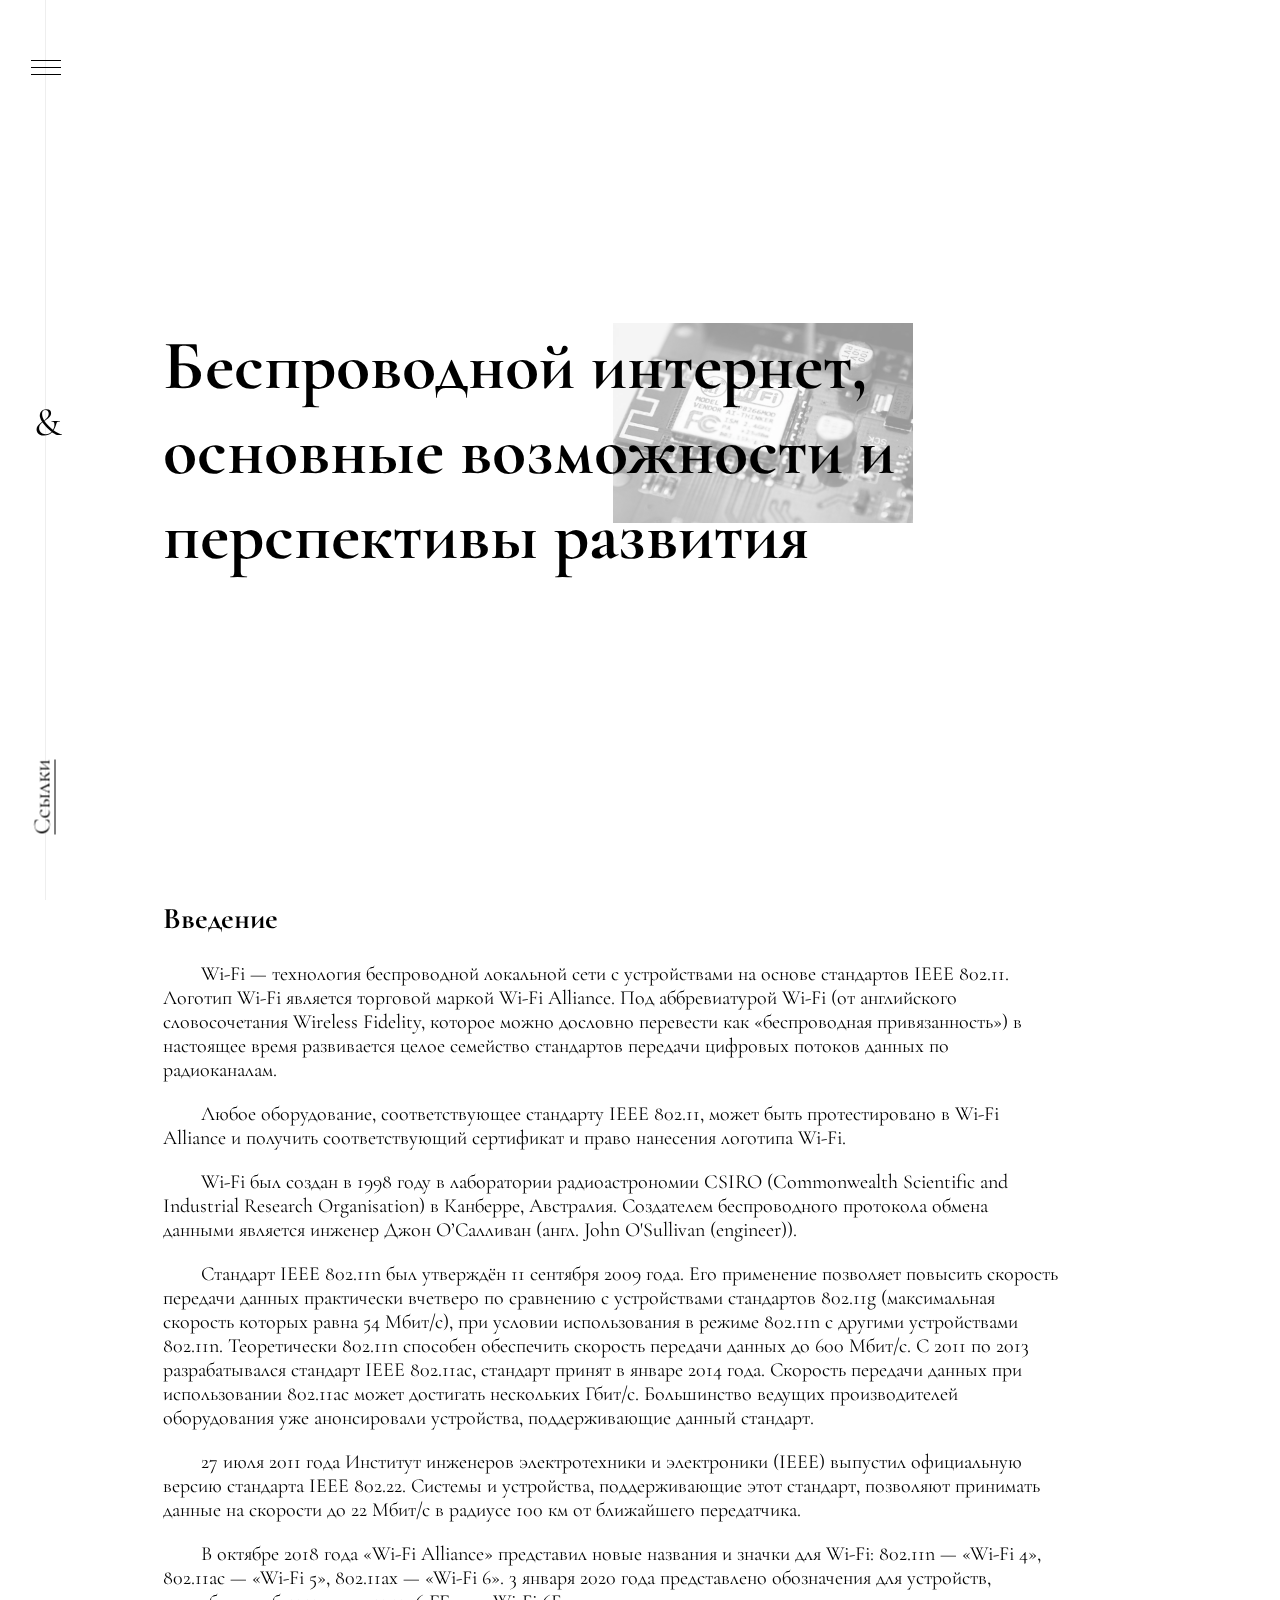
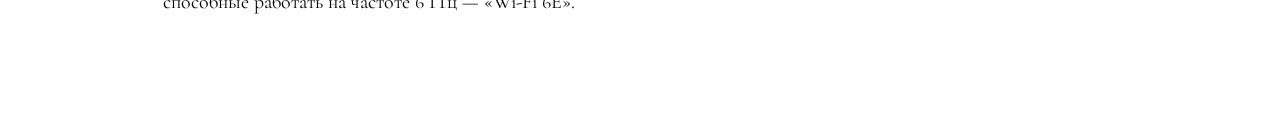
<file: index.html>
<!DOCTYPE html>
<html lang="ru">
<head>
    <meta charset="UTF-8">
    <title>Главная</title>
    <link href="https://fonts.googleapis.com/css?family=Cormorant+Garamond:400,700&display=swap&subset=cyrillic"
          rel="stylesheet">
    <link href="css/style.css" rel="stylesheet">
</head>
<body>
<header class="header">
    <nav class="header__navigation">
        <ul class="header__list">
            <li>
                <a href="index.html" class="header__navigation-link">
                    Главная
                </a>
            </li>
            <li>
                <a href="theory.html" class="header__navigation-link">
                    Теория
                </a>
            </li>
            <li>
                <a href="poll.html" class="header__navigation-link">
                    Опрос
                </a>
            </li>
            <li>
                <a href="map.html" class="header__navigation-link">
                    Карта
                </a>
            </li>
        </ul>
    </nav>
    <div class="header__burger">
        <span class="header__burger-stick header__burger-stick--1"></span>
        <span class="header__burger-stick header__burger-stick--2"></span>
        <span class="header__burger-stick header__burger-stick--3"></span>
    </div>
    <a href="compare.html" class="header__middle-link">&</a>
    <a href="links.html" class="header__bottom-link">Ссылки</a>
</header>
<main class="main">
    <section class="beginning container">
        <h1 class="beginning__title">
            Беспроводной интернет, основные возможности и перспективы развития
        </h1>
    </section>
    <section class="description container">
        <h2 class="description__title">
            Введение
        </h2>
        <p class="description__text">
            Wi-Fi — технология беспроводной локальной сети с устройствами на основе стандартов IEEE 802.11. Логотип
            Wi-Fi является торговой маркой Wi-Fi Alliance. Под аббревиатурой Wi-Fi (от английского словосочетания
            Wireless Fidelity, которое можно дословно перевести как «беспроводная привязанность») в настоящее время
            развивается целое семейство стандартов передачи цифровых потоков данных по радиоканалам.
        </p>
        <p class="description__text">
            Любое оборудование, соответствующее стандарту IEEE 802.11, может быть протестировано в Wi-Fi Alliance и
            получить соответствующий сертификат и право нанесения логотипа Wi-Fi.
        </p>
        <p class="description__text">
            Wi-Fi был создан в 1998 году в лаборатории радиоастрономии CSIRO (Commonwealth Scientific and Industrial
            Research Organisation) в Канберре, Австралия. Создателем беспроводного протокола обмена данными является
            инженер Джон О’Салливан (англ. John O'Sullivan (engineer)).
        </p>
        <p class="description__text">
            Стандарт IEEE 802.11n был утверждён 11 сентября 2009 года. Его применение позволяет повысить скорость
            передачи данных практически вчетверо по сравнению с устройствами стандартов 802.11g (максимальная скорость
            которых равна 54 Мбит/с), при условии использования в режиме 802.11n с другими устройствами 802.11n.
            Теоретически 802.11n способен обеспечить скорость передачи данных до 600 Мбит/с. С 2011 по 2013
            разрабатывался стандарт IEEE 802.11ac, стандарт принят в январе 2014 года. Скорость передачи данных
            при использовании 802.11ac может достигать нескольких Гбит/с. Большинство ведущих производителей
            оборудования уже анонсировали устройства, поддерживающие данный стандарт.
        </p>
        <p class="description__text">
            27 июля 2011 года Институт инженеров электротехники и электроники (IEEE) выпустил официальную версию
            стандарта IEEE 802.22. Системы и устройства, поддерживающие этот стандарт, позволяют принимать данные на
            скорости до 22 Мбит/с в радиусе 100 км от ближайшего передатчика.
        </p>
        <p class="description__text">
            В октябре 2018 года «Wi-Fi Alliance» представил новые названия и значки для Wi-Fi: 802.11n — «Wi-Fi 4»,
            802.11ac — «Wi-Fi 5», 802.11ax — «Wi-Fi 6». 3 января 2020 года представлено обозначения для устройств,
            способные работать на частоте 6 ГГц — «Wi-Fi 6E».
        </p>
    </section>
</main>
<script src="js/menu.js"></script>
</body>
</html>
</file>
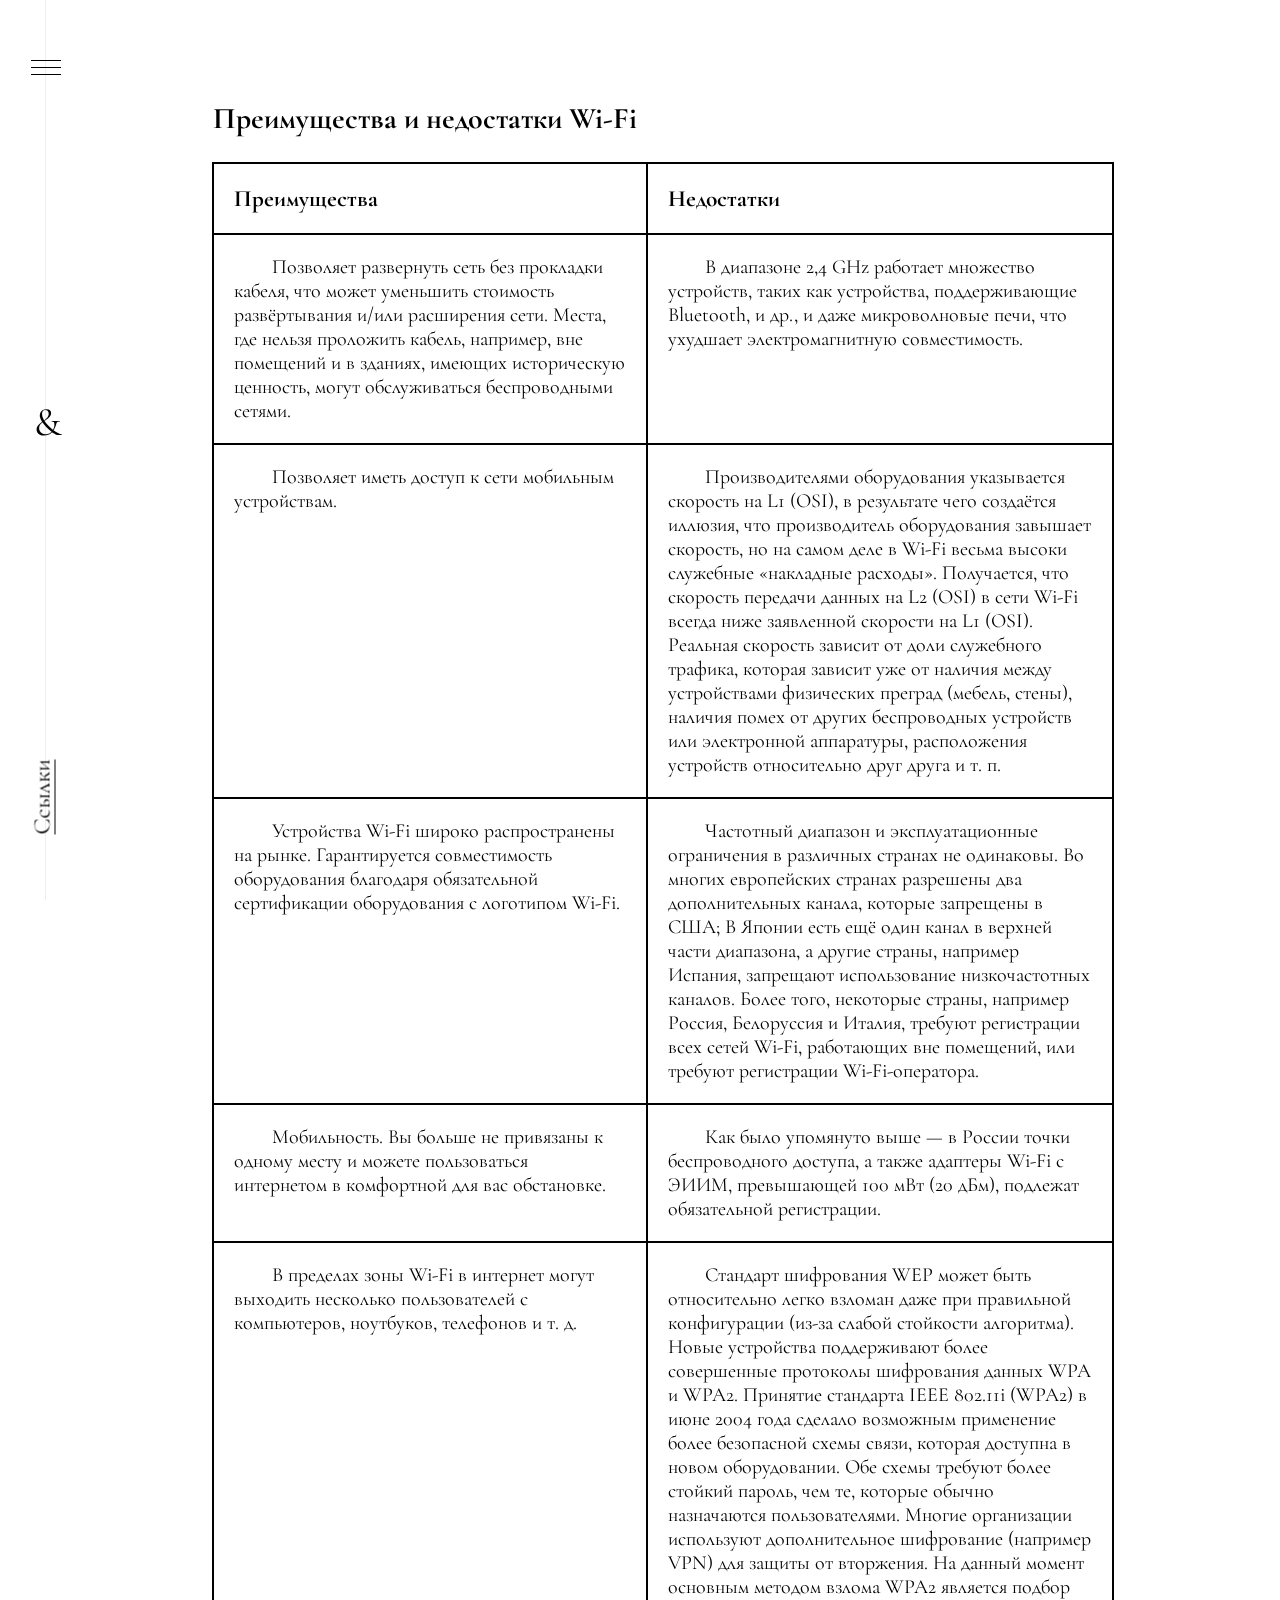
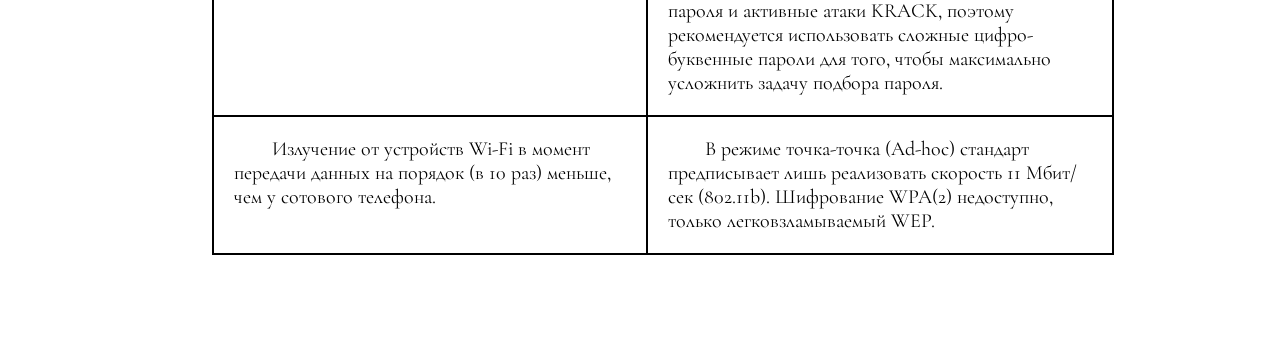
<file: compare.html>
<!DOCTYPE html>
<html lang="ru">
<head>
    <meta charset="UTF-8">
    <title>Главная</title>
    <link href="https://fonts.googleapis.com/css?family=Cormorant+Garamond:400,700&display=swap&subset=cyrillic"
          rel="stylesheet">
    <link href="css/style.css" rel="stylesheet">
</head>
<body>
<header class="header">
    <nav class="header__navigation">
        <ul class="header__list">
            <li>
                <a href="index.html" class="header__navigation-link">
                    Главная
                </a>
            </li>
            <li>
                <a href="theory.html" class="header__navigation-link">
                    Теория
                </a>
            </li>
            <li>
                <a href="poll.html" class="header__navigation-link">
                    Опрос
                </a>
            </li>
            <li>
                <a href="map.html" class="header__navigation-link">
                    Карта
                </a>
            </li>
        </ul>
    </nav>
    <div class="header__burger">
        <span class="header__burger-stick header__burger-stick--1"></span>
        <span class="header__burger-stick header__burger-stick--2"></span>
        <span class="header__burger-stick header__burger-stick--3"></span>
    </div>
    <a href="compare.html" class="header__middle-link">&</a>
    <a href="links.html" class="header__bottom-link">Ссылки</a>
</header>
<main class="main">
    <section class="theory">
        <h2 class="compare__title">
            Преимущества и недостатки Wi-Fi
        </h2>
    </section>

    <section class="compare container">
        <h3 class="compare__cell">
            Преимущества
        </h3>
        <p class="compare__cell">
            Позволяет развернуть сеть без прокладки кабеля, что может уменьшить стоимость развёртывания и/или расширения
            сети. Места, где нельзя проложить кабель, например, вне помещений и в зданиях, имеющих историческую
            ценность, могут обслуживаться беспроводными сетями.
        </p>
        <p class="compare__cell">
            Позволяет иметь доступ к сети мобильным устройствам.
        </p>
        <p class="compare__cell">
            Устройства Wi-Fi широко распространены на рынке. Гарантируется совместимость оборудования благодаря
            обязательной сертификации оборудования с логотипом Wi-Fi.
        </p>
        <p class="compare__cell">
            Мобильность. Вы больше не привязаны к одному месту и можете пользоваться интернетом в комфортной для вас
            обстановке.
        </p>
        <p class="compare__cell">
            В пределах зоны Wi-Fi в интернет могут выходить несколько пользователей с компьютеров, ноутбуков, телефонов
            и т. д.
        </p>
        <p class="compare__cell">
            Излучение от устройств Wi-Fi в момент передачи данных на порядок (в 10 раз) меньше, чем у сотового телефона.
        </p>
        <h3 class="compare__cell">
            Недостатки
        </h3>
        <p class="compare__cell">
            В диапазоне 2,4 GHz работает множество устройств, таких как устройства, поддерживающие Bluetooth, и др., и
            даже микроволновые печи, что ухудшает электромагнитную совместимость.
        </p>
        <p class="compare__cell">
            Производителями оборудования указывается скорость на L1 (OSI), в результате чего создаётся иллюзия, что
            производитель оборудования завышает скорость, но на самом деле в Wi-Fi весьма высоки служебные «накладные
            расходы». Получается, что скорость передачи данных на L2 (OSI) в сети Wi-Fi всегда ниже заявленной скорости
            на L1 (OSI). Реальная скорость зависит от доли служебного трафика, которая зависит уже от наличия между
            устройствами физических преград (мебель, стены), наличия помех от других беспроводных устройств или
            электронной аппаратуры, расположения устройств относительно друг друга и т. п.
        </p>
        <p class="compare__cell">
            Частотный диапазон и эксплуатационные ограничения в различных странах не одинаковы. Во многих европейских
            странах разрешены два дополнительных канала, которые запрещены в США; В Японии есть ещё один канал в верхней
            части диапазона, а другие страны, например Испания, запрещают использование низкочастотных каналов. Более
            того, некоторые страны, например Россия, Белоруссия и Италия, требуют регистрации всех сетей Wi-Fi,
            работающих вне помещений, или требуют регистрации Wi-Fi-оператора.
        </p>
        <p class="compare__cell">
            Как было упомянуто выше — в России точки беспроводного доступа, а также адаптеры Wi-Fi с ЭИИМ, превышающей
            100 мВт (20 дБм), подлежат обязательной регистрации.
        </p>
        <p class="compare__cell">
            Стандарт шифрования WEP может быть относительно легко взломан даже при правильной конфигурации (из-за слабой
            стойкости алгоритма). Новые устройства поддерживают более совершенные протоколы шифрования данных WPA и
            WPA2. Принятие стандарта IEEE 802.11i (WPA2) в июне 2004 года сделало возможным применение более безопасной
            схемы связи, которая доступна в новом оборудовании. Обе схемы требуют более стойкий пароль, чем те, которые
            обычно назначаются пользователями. Многие организации используют дополнительное шифрование (например VPN)
            для защиты от вторжения. На данный момент основным методом взлома WPA2 является подбор пароля и активные
            атаки KRACK, поэтому рекомендуется использовать сложные цифро-буквенные пароли для того, чтобы максимально
            усложнить задачу подбора пароля.
        </p>
        <p class="compare__cell">
            В режиме точка-точка (Ad-hoc) стандарт предписывает лишь реализовать скорость 11 Мбит/сек (802.11b).
            Шифрование WPA(2) недоступно, только легковзламываемый WEP.
        </p>
    </section>
</main>
<script src="js/menu.js"></script>
</body>
</html>
</file>
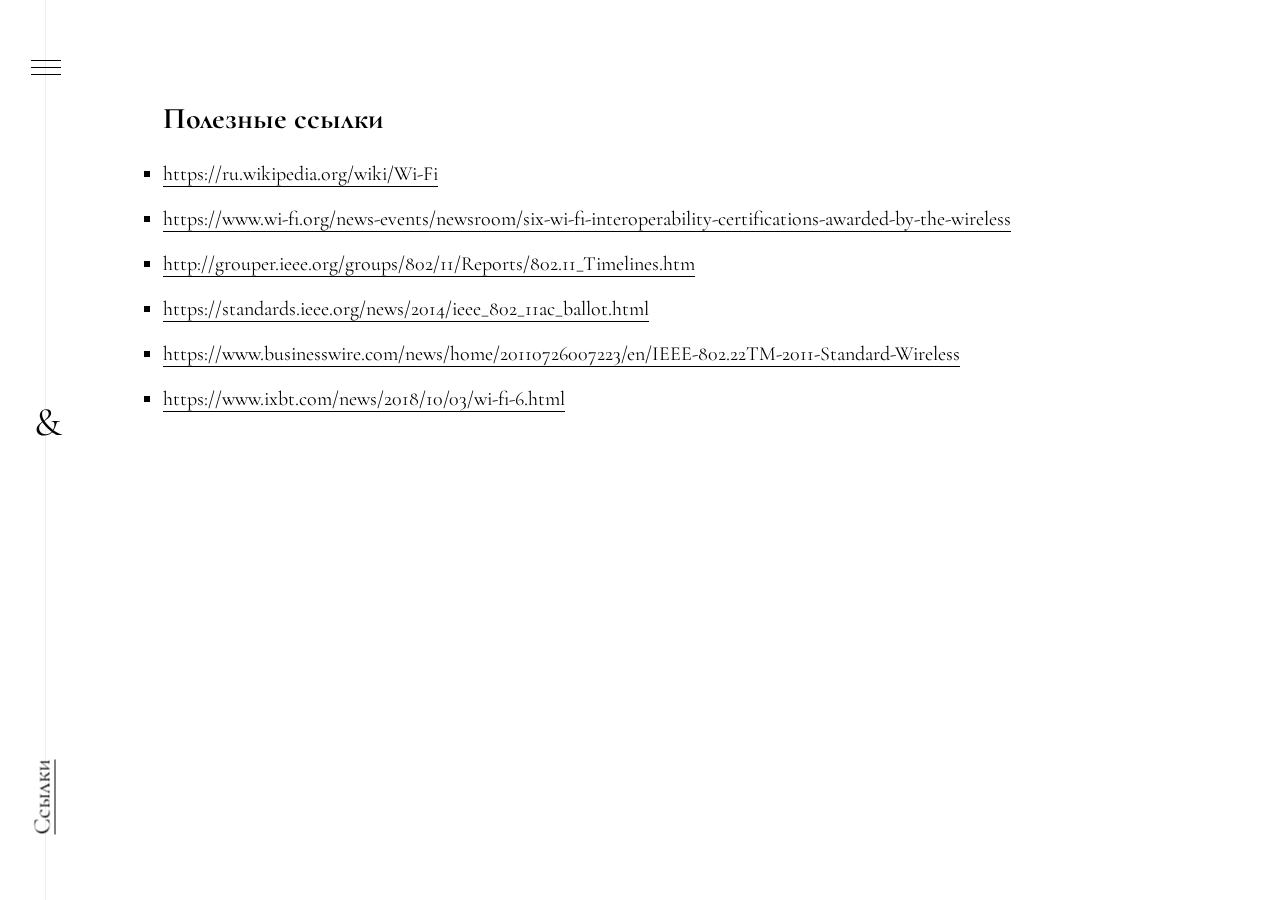
<file: links.html>
<!DOCTYPE html>
<html lang="ru">
<head>
    <meta charset="UTF-8">
    <title>Главная</title>
    <link href="https://fonts.googleapis.com/css?family=Cormorant+Garamond:400,700&display=swap&subset=cyrillic"
          rel="stylesheet">
    <link href="css/style.css" rel="stylesheet">
</head>
<body>
<header class="header">
    <nav class="header__navigation">
        <ul class="header__list">
            <li>
                <a href="index.html" class="header__navigation-link">
                    Главная
                </a>
            </li>
            <li>
                <a href="theory.html" class="header__navigation-link">
                    Теория
                </a>
            </li>
            <li>
                <a href="poll.html" class="header__navigation-link">
                    Опрос
                </a>
            </li>
            <li>
                <a href="map.html" class="header__navigation-link">
                    Карта
                </a>
            </li>
        </ul>
    </nav>
    <div class="header__burger">
        <span class="header__burger-stick header__burger-stick--1"></span>
        <span class="header__burger-stick header__burger-stick--2"></span>
        <span class="header__burger-stick header__burger-stick--3"></span>
    </div>
    <a href="compare.html" class="header__middle-link">&</a>
    <a href="links.html" class="header__bottom-link">Ссылки</a>
</header>
<main class="main">
    <section class="links theory container">
        <h2 class="links__title">
            Полезные ссылки
        </h2>
        <ul class="links__list">
            <li>
                <a href="#" class="links__link">
                    https://ru.wikipedia.org/wiki/Wi-Fi
                </a>
            </li>
            <li>
                <a href="#" class="links__link">
                    https://www.wi-fi.org/news-events/newsroom/six-wi-fi-interoperability-certifications-awarded-by-the-wireless
                </a>
            </li>
            <li>
                <a href="#" class="links__link">
                    http://grouper.ieee.org/groups/802/11/Reports/802.11_Timelines.htm
                </a>
            </li>
            <li>
                <a href="#" class="links__link">
                    https://standards.ieee.org/news/2014/ieee_802_11ac_ballot.html
                </a>
            </li>
            <li>
                <a href="#" class="links__link">
                    https://www.businesswire.com/news/home/20110726007223/en/IEEE-802.22TM-2011-Standard-Wireless
                </a>
            </li>
            <li>
                <a href="#" class="links__link">
                    https://www.ixbt.com/news/2018/10/03/wi-fi-6.html
                </a>
            </li>
        </ul>
    </section>
</main>
<script src="js/menu.js"></script>
</body>
</html>
</file>
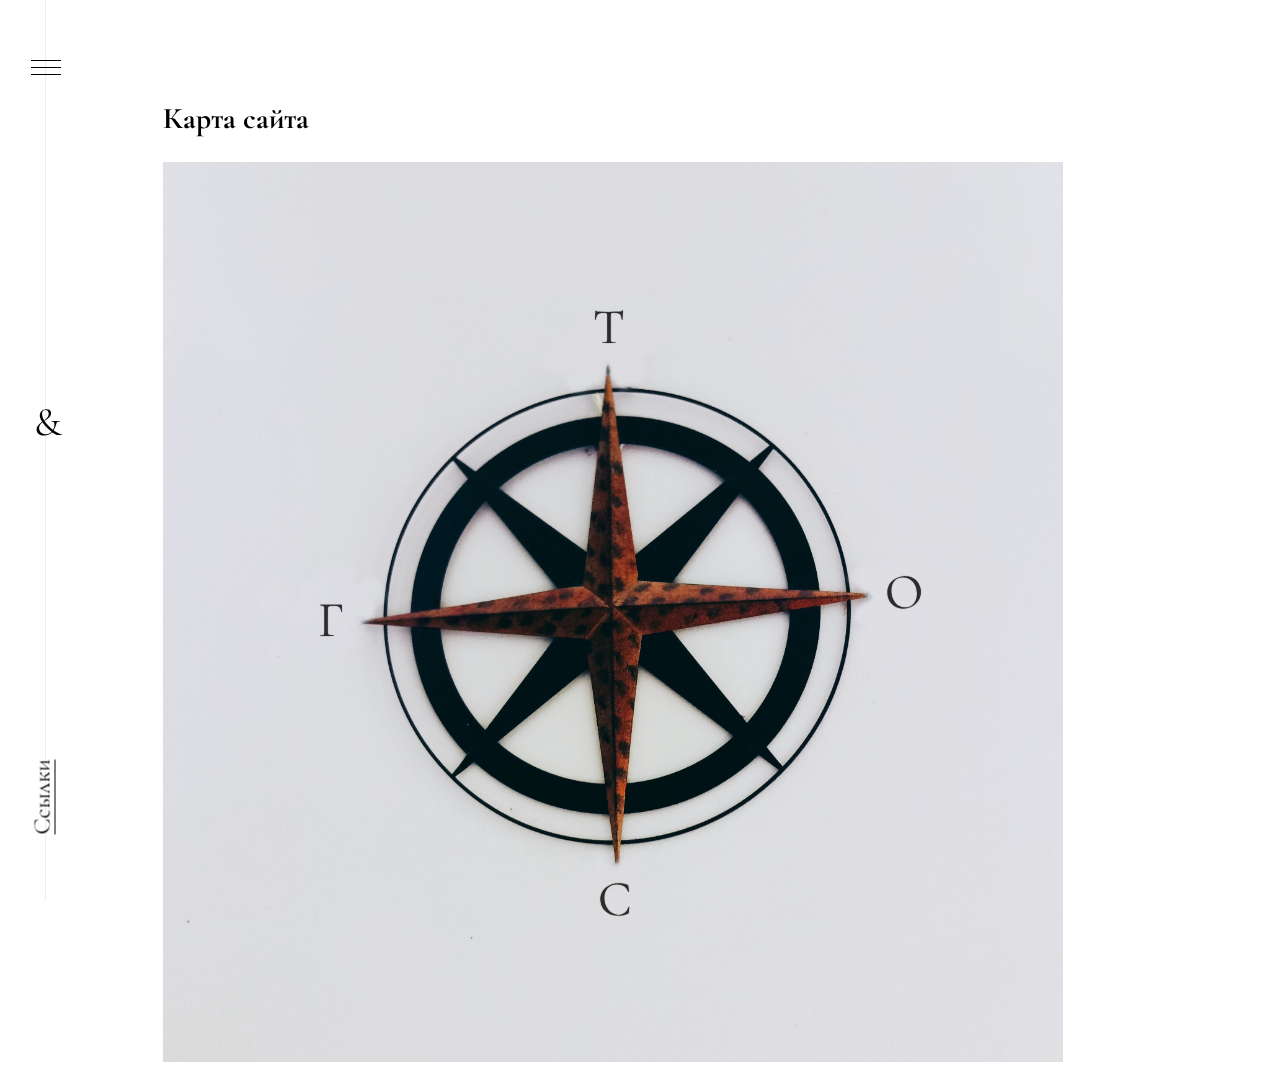
<file: map.html>
<!DOCTYPE html>
<html lang="ru">
<head>
    <meta charset="UTF-8">
    <title>Главная</title>
    <link href="https://fonts.googleapis.com/css?family=Cormorant+Garamond:400,700&display=swap&subset=cyrillic"
          rel="stylesheet">
    <link href="css/style.css" rel="stylesheet">
</head>
<body>
<header class="header">
    <nav class="header__navigation">
        <ul class="header__list">
            <li>
                <a href="index.html" class="header__navigation-link">
                    Главная
                </a>
            </li>
            <li>
                <a href="theory.html" class="header__navigation-link">
                    Теория
                </a>
            </li>
            <li>
                <a href="poll.html" class="header__navigation-link">
                    Опрос
                </a>
            </li>
            <li>
                <a href="map.html" class="header__navigation-link">
                    Карта
                </a>
            </li>
        </ul>
    </nav>
    <div class="header__burger">
        <span class="header__burger-stick header__burger-stick--1"></span>
        <span class="header__burger-stick header__burger-stick--2"></span>
        <span class="header__burger-stick header__burger-stick--3"></span>
    </div>
    <a href="compare.html" class="header__middle-link">&</a>
    <a href="links.html" class="header__bottom-link">Ссылки</a>
</header>
<main class="main">
<section class="container map">
    <h2 class="map__title theory">
        Карта сайта
    </h2>
    <div class="map__map">
        <img src="img/honey-yanibel-minaya-cruz-6gSyEKq4Pvg-unsplash.jpg" class="map__image" alt="">
        <a class="map__link map__link--main" href="index.html">Г</a>
        <a class="map__link map__link--theory" href="theory.html">Т</a>
        <a class="map__link map__link--poll" href="poll.html">О</a>
        <a class="map__link map__link--compare" href="compare.html">С</a>
    </div>
</section>
</main>
<script src="js/menu.js"></script>
</body>
</html>
</file>
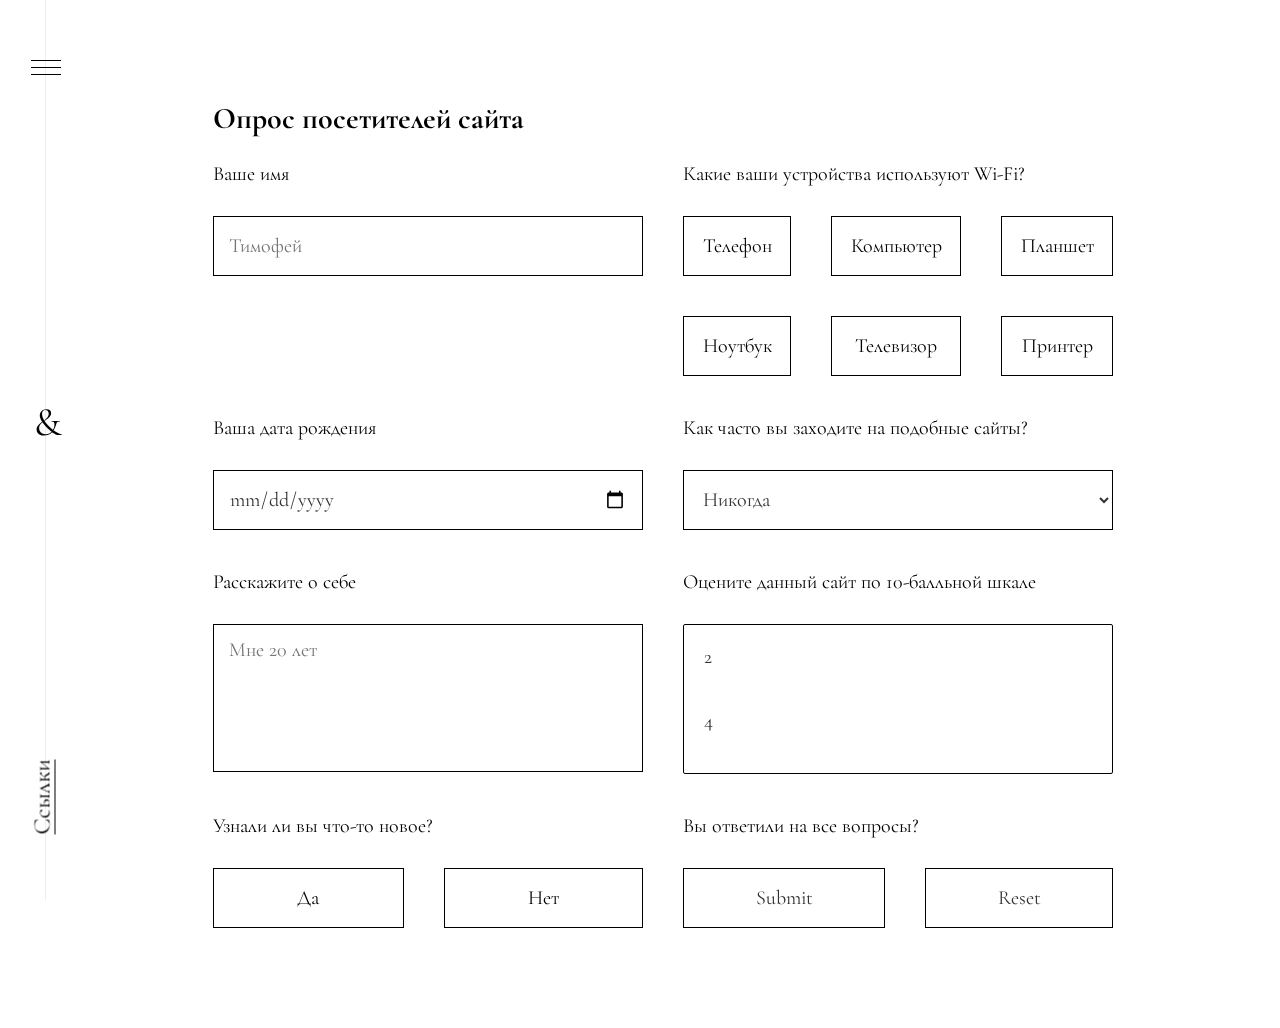
<file: poll.html>
<!DOCTYPE html>
<html lang="ru">
<head>
    <meta charset="UTF-8">
    <title>Главная</title>
    <link href="https://fonts.googleapis.com/css?family=Cormorant+Garamond:400,700&display=swap&subset=cyrillic"
          rel="stylesheet">
    <link href="css/style.css" rel="stylesheet">
</head>
<body>
<header class="header">
    <nav class="header__navigation">
        <ul class="header__list">
            <li>
                <a href="index.html" class="header__navigation-link">
                    Главная
                </a>
            </li>
            <li>
                <a href="theory.html" class="header__navigation-link">
                    Теория
                </a>
            </li>
            <li>
                <a href="poll.html" class="header__navigation-link">
                    Опрос
                </a>
            </li>
            <li>
                <a href="map.html" class="header__navigation-link">
                    Карта
                </a>
            </li>
        </ul>
    </nav>
    <div class="header__burger">
        <span class="header__burger-stick header__burger-stick--1"></span>
        <span class="header__burger-stick header__burger-stick--2"></span>
        <span class="header__burger-stick header__burger-stick--3"></span>
    </div>
    <a href="compare.html" class="header__middle-link">&</a>
    <a href="links.html" class="header__bottom-link">Ссылки</a>
</header>
<main class="main">
    <section class="poll container">
        <h2 class="poll__title">
            Опрос посетителей сайта
        </h2>
        <form class="poll__form">
            <div class="poll__pattern">
                <label for="name">Ваше имя</label>
                <input type="text" id="name" placeholder="Тимофей">
            </div>
            <div class="poll__pattern">
                <label for="dateOfBirth">Ваша дата рождения</label>
                <input type="date" id="dateOfBirth">
            </div>
            <div class="poll__pattern">
                <label for="aboutMe">Расскажите о себе</label>
                <textarea rows="5" id="aboutMe" placeholder="Мне 20 лет"></textarea>
            </div>
            <div class="poll__pattern">
                <label>Узнали ли вы что-то новое?</label>
                <div class="poll__wrapper">
                    <div class="poll__radio">
                        <input type="radio" id="yes" name="radio">
                        <label for="yes">Да</label>
                    </div>
                    <div class="poll__radio">
                        <input type="radio" id="no" name="radio">
                        <label for="no">Нет</label>
                    </div>
                </div>
            </div>
            <div class="poll__pattern">
                <label>Какие ваши устройства используют Wi-Fi?</label>
                <div class="poll__wrapper poll__wrapper--checkboxes">
                    <div class="poll__checkboxes">
                        <input type="checkbox" id="Python" name="checkbox">
                        <label for="Python">Телефон</label>
                    </div>
                    <div class="poll__checkboxes">
                        <input type="checkbox" id="Pascal" name="checkbox">
                        <label for="Pascal">Ноутбук</label>
                    </div>
                    <div class="poll__checkboxes">
                        <input type="checkbox" id="JavaScript" name="checkbox">
                        <label for="JavaScript">Компьютер</label>
                    </div>
                    <div class="poll__checkboxes">
                        <input type="checkbox" id="Java" name="checkbox">
                        <label for="Java">Телевизор</label>
                    </div>
                    <div class="poll__checkboxes">
                        <input type="checkbox" id="Ruby" name="checkbox">
                        <label for="Ruby">Планшет</label>
                    </div>
                    <div class="poll__checkboxes">
                        <input type="checkbox" id="C++" name="checkbox">
                        <label for="C++">Принтер</label>
                    </div>
                </div>
            </div>
            <div class="poll__pattern">
                <label for="frequency">Как часто вы заходите на подобные сайты?</label>
                <select class="poll__select" id="frequency">
                    <option>Никогда</option>
                    <option>Редко</option>
                    <option>Иногда</option>
                    <option>Часто</option>
                    <option>Постоянно</option>
                </select>
            </div>
            <div class="poll__pattern">
                <label for="rating">Оцените данный сайт по 10-балльной шкале</label>
                <select class="poll__select poll__select--multiply" id="rating" multiple="">
                    <option>2</option>
                    <option>4</option>
                </select>
            </div>
            <div class="poll__pattern">
                <label>Вы ответили на все вопросы?</label>
                <div class="poll__wrapper">
                    <input type="submit">
                    <input type="reset">
                </div>
            </div>
        </form>
    </section>
</main>
<script src="js/menu.js"></script>
</body>
</html>
</file>
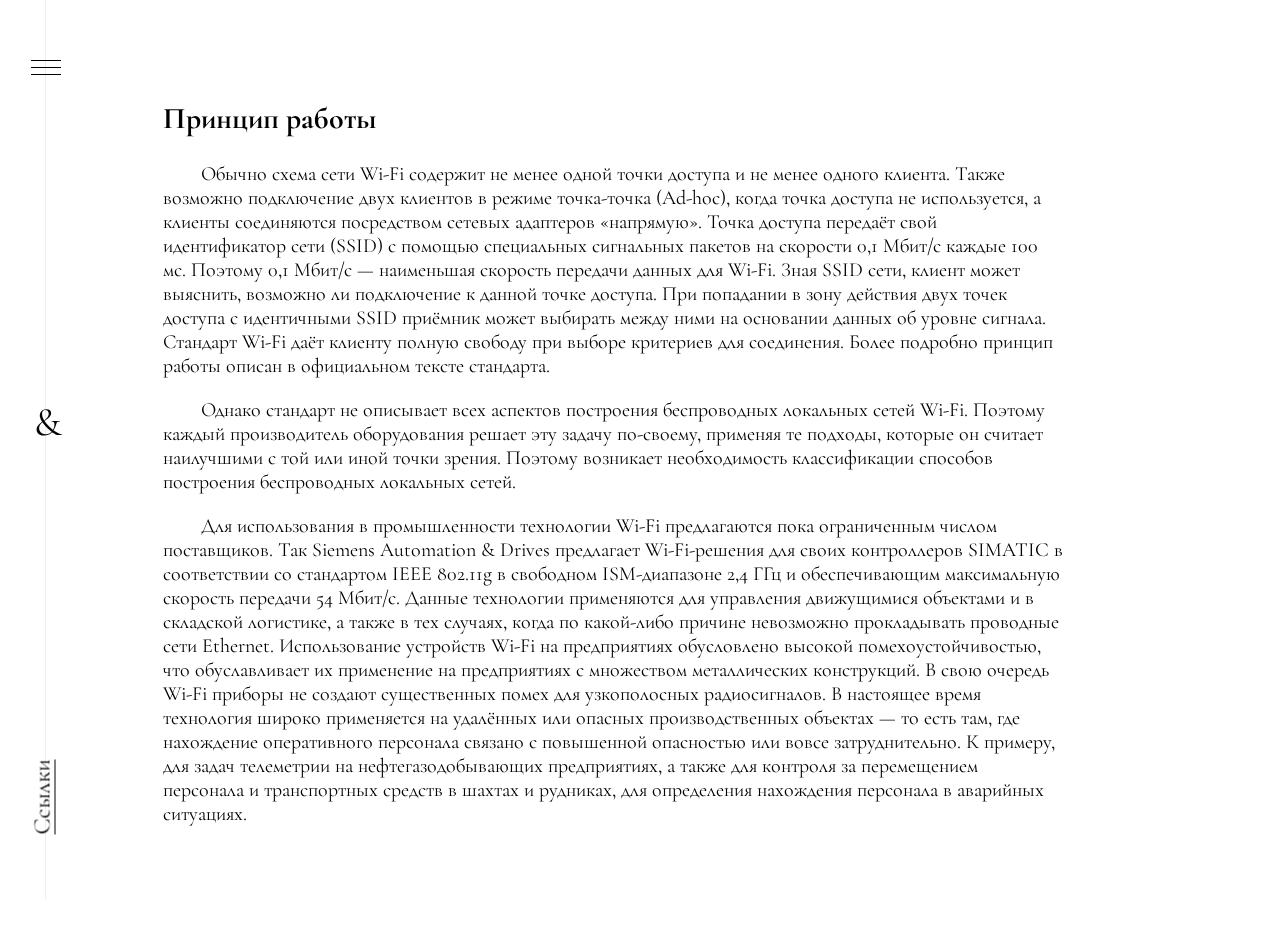
<file: theory.html>
<!DOCTYPE html>
<html lang="ru">
<head>
    <meta charset="UTF-8">
    <title>Главная</title>
    <link href="https://fonts.googleapis.com/css?family=Cormorant+Garamond:400,700&display=swap&subset=cyrillic"
          rel="stylesheet">
    <link href="css/style.css" rel="stylesheet">
</head>
<body>
<header class="header">
    <nav class="header__navigation">
        <ul class="header__list">
            <li>
                <a href="index.html" class="header__navigation-link">
                    Главная
                </a>
            </li>
            <li>
                <a href="theory.html" class="header__navigation-link">
                    Теория
                </a>
            </li>
            <li>
                <a href="poll.html" class="header__navigation-link">
                    Опрос
                </a>
            </li>
            <li>
                <a href="map.html" class="header__navigation-link">
                    Карта
                </a>
            </li>
        </ul>
    </nav>
    <div class="header__burger">
        <span class="header__burger-stick header__burger-stick--1"></span>
        <span class="header__burger-stick header__burger-stick--2"></span>
        <span class="header__burger-stick header__burger-stick--3"></span>
    </div>
    <a href="compare.html" class="header__middle-link">&</a>
    <a href="links.html" class="header__bottom-link">Ссылки</a>
</header>
<main class="main">
    <section class="description theory container">
        <h2 class="description__title">
            Принцип работы
        </h2>
        <p class="description__text">
            Обычно схема сети Wi-Fi содержит не менее одной точки доступа и не менее одного клиента. Также возможно
            подключение двух клиентов в режиме точка-точка (Ad-hoc), когда точка доступа не используется, а клиенты
            соединяются посредством сетевых адаптеров «напрямую». Точка доступа передаёт свой идентификатор сети (SSID)
            с помощью специальных сигнальных пакетов на скорости 0,1 Мбит/с каждые 100 мс. Поэтому 0,1 Мбит/с —
            наименьшая скорость передачи данных для Wi-Fi. Зная SSID сети, клиент может выяснить, возможно ли
            подключение к данной точке доступа. При попадании в зону действия двух точек доступа с идентичными SSID
            приёмник может выбирать между ними на основании данных об уровне сигнала. Стандарт Wi-Fi даёт клиенту полную
            свободу при выборе критериев для соединения. Более подробно принцип работы описан в официальном тексте
            стандарта.
        </p>
        <p class="description__text">
            Однако стандарт не описывает всех аспектов построения беспроводных локальных сетей Wi-Fi. Поэтому каждый
            производитель оборудования решает эту задачу по-своему, применяя те подходы, которые он считает наилучшими с
            той или иной точки зрения. Поэтому возникает необходимость классификации способов построения беспроводных
            локальных сетей.
        </p>
        <p class="description__text">
            Для использования в промышленности технологии Wi-Fi предлагаются пока ограниченным числом поставщиков. Так
            Siemens Automation & Drives предлагает Wi-Fi-решения для своих контроллеров SIMATIC в соответствии со
            стандартом IEEE 802.11g в свободном ISM-диапазоне 2,4 ГГц и обеспечивающим максимальную скорость передачи 54
            Мбит/с. Данные технологии применяются для управления движущимися объектами и в складской логистике, а также
            в тех случаях, когда по какой-либо причине невозможно прокладывать проводные сети Ethernet. Использование
            устройств Wi-Fi на предприятиях обусловлено высокой помехоустойчивостью, что обуславливает их применение на
            предприятиях с множеством металлических конструкций. В свою очередь Wi-Fi приборы не создают существенных
            помех для узкополосных радиосигналов. В настоящее время технология широко применяется на удалённых или
            опасных производственных объектах — то есть там, где нахождение оперативного персонала связано с повышенной
            опасностью или вовсе затруднительно. К примеру, для задач телеметрии на нефтегазодобывающих предприятиях, а
            также для контроля за перемещением персонала и транспортных средств в шахтах и рудниках, для определения
            нахождения персонала в аварийных ситуациях.
        </p>
    </section>
</main>
<script src="js/menu.js"></script>
</body>
</html>
</file>
<file: css/style.css>
* {
    margin: 0;
    padding: 0;
}

::selection {
    color: #fe184f;
}

label {
    padding-bottom: 30px;
    display: block;
}

ul {
    list-style: none;
}

body {
    font-family: 'Cormorant Garamond', serif;
    font-size: 20px;
    overflow-x: hidden;
}

.container {
    width: 900px;
    margin: 0 auto;
    padding-right: 100px;
}

h2 {
    margin-bottom: 25px;
}

p {
    text-indent: 1cm;
    margin-bottom: 20px;
}

.header {
    position: fixed;
    top: 0;
    bottom: 0;
    left: 0;
    height: 100%;
    width: 45px;
    border-right: 1px solid #eeeeee;
    transition: width 3s ease;
    will-change: width;
    z-index: 1;
}

.header a {
    transition: color, border-bottom-color .5s, .5s;
    will-change: color, border-bottom-color;
}

.header a:hover {
    color: #5c6f9f;
}

.header > a:hover {
    color: #fe184f;
    border-bottom-color: #fe184f;
}

.header--active {
    width: 50%;
}

.header__burger {
    position: absolute;
    width: 30px;
    height: 15px;
    top: 50px;
    left: 20.5px;
    display: flex;
    flex-direction: column;
    justify-content: space-between;
    cursor: pointer;
    padding: 10px;
    background: transparent;
    z-index: 1;
    border: none;
}

.header__burger-stick {
    display: block;
    height: 1px;
    background: black;
    transition: transform .5s;
    will-change: transform;
}

.header__burger:hover .header__burger-stick {
    background: #fe184f;
}

.header--active .header__burger-stick--1 {
    transform: translateY(7px) rotate(135deg);
}

.header--active .header__burger-stick--2 {
    transform: rotate(-135deg);
}

.header--active .header__burger-stick--3 {
    transform: translateY(-7px) rotate(45deg);
}

.header__middle-link {
    color: black;
    position: absolute;
    font-size: 40px;
    text-decoration: none;
    left: 34px;
    top: calc(50% - 52px)
}

.header__bottom-link {
    position: absolute;
    color: black;
    text-decoration: none;
    font-size: 24px;
    line-height: 25px;
    bottom: 90px;
    left: 5px;
    width: 75px;
    border-bottom: 1px solid #000000;
    transform: rotate(-90deg);
}

.header__navigation {
    width: calc(100% - 45px);
    position: absolute;
    left: 45.5px;
    height: 100%;
    padding: 50px 0 100px;
    box-sizing: border-box;
    border-left: 1px solid #eeeeee;
    opacity: 0;
    transition: opacity 1s;
    will-change: opacity;

}

.header--active .header__navigation {
    opacity: 1;
    transition: opacity 2s 1s;
}

.header__list {
    display: flex;
    flex-direction: column;
    justify-content: space-evenly;
    height: 100%;
}

.header__navigation-link {
    font-size: 50px;
    text-decoration: none;
    color: black;
    display: block;
    margin: 0 auto;
    width: fit-content;
}

.main {
    position: relative;
    left: 46px;
    width: calc(100% - 46px);
    transition: left 3s;
    min-height: 100vh;
    will-change: left;
}

.header--active ~ .main {
    left: calc(50% + 1px);
}

.beginning {
    height: 100vh;
    display: flex;
    align-items: center;
}

.beginning__title {
    font-size: 70px;
    position: relative;
}

.beginning__title::before {
    content: "";
    position: absolute;
    width: 300px;
    height: 225px;
    left: 50%;
    background: url("../img/frank-wang-2mVEwwcao_Y-unsplash.jpg") no-repeat;
    background-size: contain;
    z-index: -1;
    opacity: 0.4;
}

.description {
    padding-bottom: 100px;
}

.theory {
    padding-top: 100px;
}

.compare__title {
    width: 900px;
    margin: 0 auto 25px;
}

.compare {
    display: grid;
    grid-auto-flow: column;
    grid-template-rows: repeat(7, auto);
    border: 1px solid black;
    padding: 0;
    margin-bottom: 100px;
}

.compare__cell {
    padding: 20px;
    border: 1px solid black;
    margin: 0;
}

.poll {
    padding: 100px 0;
}

.poll__form {
    display: grid;
    grid-template-columns: repeat(2, 1fr);
    grid-template-rows: repeat(4, auto);
    grid-auto-flow: column;
    grid-gap: 40px;
}

label {
    padding-bottom: 30px;
    display: block;
}

input[type="text"],
input[type="date"],
textarea,
select,
input[type="submit"],
input[type="reset"] {
    font-family: 'Cormorant Garamond', serif;
    font-size: 20px;
    color: #333;
    padding: 13px 15px;
    display: block;
    width: 100%;
    box-sizing: border-box;
    border: 1px solid black;
    outline: none;
    resize: none;
    background: white;
    height: 60px;
}

textarea {
    height: auto !important;
}

select {
    min-height: 60px;
}

.poll__wrapper {
    display: grid;
    grid-auto-flow: column;
    grid-gap: 40px;
}

.poll__wrapper--checkboxes {
    grid-template-rows: repeat(2, 1fr);
}

.poll__radio input,
.poll__checkboxes input {
    display: none;
}

.poll__radio label,
.poll__checkboxes label {
    border: 1px solid black;
    padding: 13px 15px;
    text-align: center;
    transition: background-color, color .3s, .3s;
    will-change: background-color, color;
    height: 60px;
    display: flex;
    justify-content: center;
    align-items: center;
    box-sizing: border-box;
}

.poll__radio label:hover,
.poll__checkboxes label:hover,
input[type="submit"]:hover,
input[type="reset"]:hover {
    background-color: black;
    color: white;
}

.poll__radio input:checked ~ label,
.poll__checkboxes input:checked ~ label {
    background: black;
    color: white;
}

.poll__select--multiply {
    padding: 0;
    min-height: 0;
    height: 150px;
}

.poll__select--multiply::-webkit-scrollbar {
    display: none;
}


.poll__select--multiply option {
    padding: 20px;
}

input[type="submit"],
input[type="reset"] {
    transition: background-color, color .3s, .3s;
    will-change: background-color, color;
}

input[type="submit"] {
    border: 1px solid black;
}

input[type="submit"]:hover {
    background: black;
}

input[type="submit"]:active {
    background: black;
    color: white;
}

.links__list {
    list-style: square;
}

.links__link {
    color: black;
    display: block;
    text-decoration: none;
    border-bottom: 1px solid black;
    margin-bottom: 20px;
    width: fit-content;
    transition: color, border-bottom-color .5s, .5s;
    will-change: color, border-bottom-color;
}

.links__link:hover {
    color: #fe184f;
    border-bottom-color: #fe184f;
}

.map__map {
    position: relative;
}

.map__image {
    width: 100%;
}

.map__link {
    color: black;
    text-decoration: none;
    font-size: 50px;
    position: absolute;
    opacity: 0.8;
    text-shadow: 0 0 1px black;
    transition: color, text-shadow .5s, .5s;
    will-change: color, text-shadow;
}

.map__link:hover {
    color: #fe184f;
    text-shadow: 0 0 1px #fe184f;
}

.map__link--theory {
    top: 135px;
    left: 430px;
}

.map__link--main {
    top: 428px;
    left: 155px;
}

.map__link--poll {
    top: 400px;
    right: 140px;
}

.map__link--compare {
    bottom: 139px;
    left: 435px;
}
</file>
